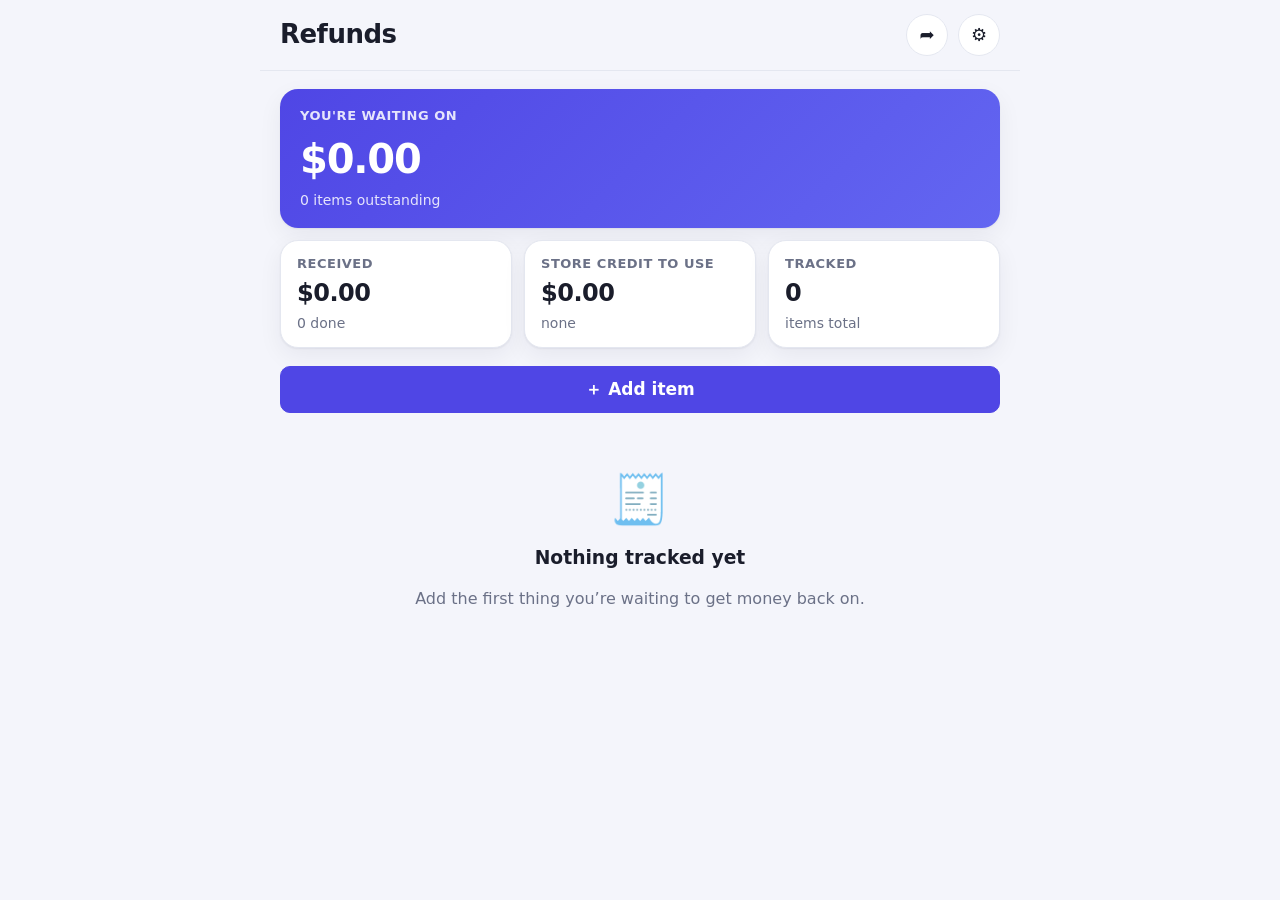
<file: index.html>
<!DOCTYPE html>
<html lang="en">
<head>
  <meta charset="utf-8" />
  <!-- viewport-fit=cover lets the app fill the screen under the iPad rounded corners / safe areas -->
  <meta name="viewport" content="width=device-width, initial-scale=1, viewport-fit=cover, maximum-scale=1" />
  <meta name="color-scheme" content="light dark" />
  <meta name="theme-color" content="#4f46e5" />
  <title>Refund Tracker</title>

  <!-- iOS "Add to Home Screen" hints: open fullscreen like a real app -->
  <meta name="apple-mobile-web-app-capable" content="yes" />
  <meta name="mobile-web-app-capable" content="yes" />
  <meta name="apple-mobile-web-app-status-bar-style" content="black-translucent" />
  <meta name="apple-mobile-web-app-title" content="Refunds" />

  <link rel="manifest" href="./manifest.webmanifest" />
  <link rel="apple-touch-icon" href="./assets/icons/apple-touch-icon-180.png" />
  <link rel="icon" href="./assets/icons/icon-192.png" />
  <link rel="stylesheet" href="./assets/styles.css" />

  <!-- Classic script (not a module) so it sets window.APP_VERSION before the app loads -->
  <script src="./version.js"></script>
</head>
<body>
  <div id="app" aria-live="polite"></div>
  <div id="overlay-root"></div>
  <div id="toast-root" aria-live="assertive"></div>

  <noscript>
    <p style="padding:24px;font:16px system-ui">This app needs JavaScript turned on.</p>
  </noscript>

  <script type="module" src="./core/app.js"></script>
</body>
</html>
</file>
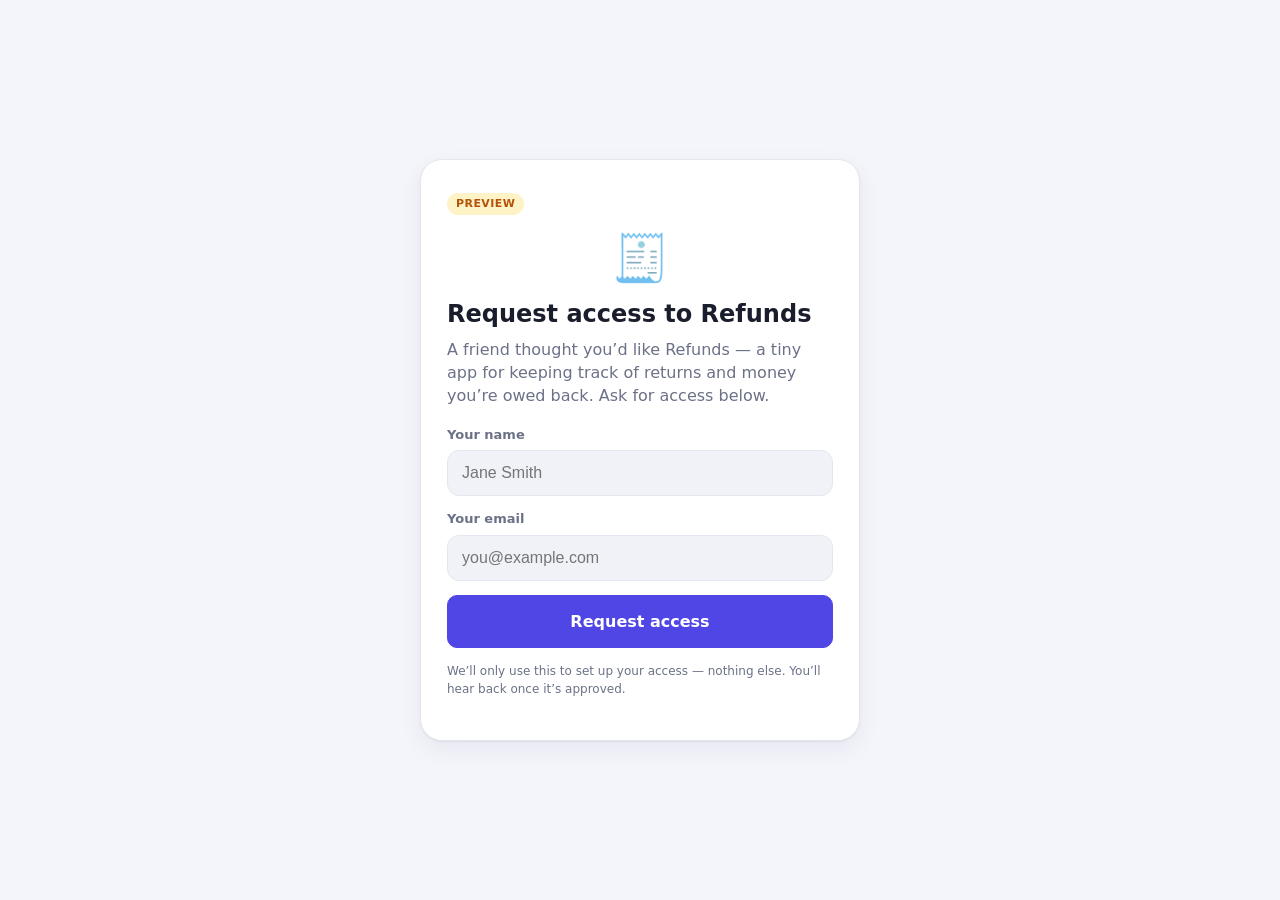
<file: request/index.html>
<!DOCTYPE html>
<html lang="en">
<head>
  <meta charset="utf-8" />
  <meta name="viewport" content="width=device-width, initial-scale=1, viewport-fit=cover" />
  <meta name="color-scheme" content="light dark" />
  <meta name="theme-color" content="#4f46e5" />
  <title>Request access · Refunds</title>
  <link rel="stylesheet" href="../assets/styles.css" />
  <style>
    /* The request page is a single centered card — reuses the app's install-card look. */
    .req-wrap { display:flex; align-items:center; justify-content:center; min-height:100vh; padding:24px; }
    .req-card { background:var(--surface); border:1px solid var(--line); border-radius:22px;
      box-shadow:var(--shadow); padding:30px 26px; max-width:440px; width:100%; }
    .req-card h1 { font-size:24px; margin:6px 0 2px; }
    .req-emoji { font-size:46px; text-align:center; }
    .req-lead { color:var(--text-dim); margin:6px 0 18px; }
    .req-field { display:block; margin-bottom:14px; }
    .req-field label { display:block; font-size:13px; font-weight:600; color:var(--text-dim); margin-bottom:6px; }
    .req-note { font-size:12px; color:var(--text-dim); margin-top:14px; line-height:1.5; }
    .req-ok { text-align:center; }
    .req-ok .req-emoji { margin-bottom:6px; }
    .preview-tag { display:inline-block; font-size:11px; font-weight:700; letter-spacing:.04em;
      text-transform:uppercase; color:var(--warn); background:var(--warn-bg);
      padding:3px 9px; border-radius:999px; margin-bottom:10px; }
    .hidden { display:none !important; }
  </style>
</head>
<body>
  <div class="req-wrap">
    <div class="req-card">
      <!-- Form -->
      <div id="form-view">
        <span class="preview-tag">Preview</span>
        <div class="req-emoji">🧾</div>
        <h1>Request access to Refunds</h1>
        <p class="req-lead" id="lead">A friend thought you’d like Refunds — a tiny app for keeping
          track of returns and money you’re owed back. Ask for access below.</p>

        <form id="req-form" novalidate>
          <div class="req-field">
            <label for="name">Your name</label>
            <input class="input" id="name" type="text" autocomplete="name" placeholder="Jane Smith" />
          </div>
          <div class="req-field">
            <label for="email">Your email</label>
            <input class="input" id="email" type="email" autocomplete="email" inputmode="email" placeholder="you@example.com" />
          </div>
          <div class="field-err" id="err"></div>
          <button class="btn btn-primary" id="submit" type="submit" style="width:100%;padding:14px;">Request access</button>
        </form>

        <p class="req-note">We’ll only use this to set up your access — nothing else. You’ll hear back
          once it’s approved.</p>
      </div>

      <!-- Confirmation -->
      <div id="done-view" class="req-ok hidden">
        <div class="req-emoji">✅</div>
        <h1>Request sent</h1>
        <p class="req-lead">Thanks! Your request is in. You’ll hear back once it’s approved, with a link
          to open the app.</p>
        <p class="req-note" id="preview-disclaimer">This is a preview — the request wasn’t actually
          submitted yet (the access service isn’t live). When it’s enabled, this page will record your
          request for review.</p>
      </div>
    </div>
  </div>

  <script>
    // Plain, dependency-free. When the server endpoint is live, set ENDPOINT and the
    // submit handler will POST { name, email, product_id, ref } and drop the preview note.
    var ENDPOINT = null; // e.g. 'https://license-server.homereimaginedatx.workers.dev/request-access'
    var PRODUCT_ID = 'refund-tracker';
    var ref = new URLSearchParams(location.search).get('ref') || null;

    var form = document.getElementById('req-form');
    var err = document.getElementById('err');
    var submit = document.getElementById('submit');

    function validEmail(e) { return /^[^\s@]+@[^\s@]+\.[^\s@]+$/.test(e); }

    form.addEventListener('submit', async function (ev) {
      ev.preventDefault();
      err.textContent = '';
      var name = document.getElementById('name').value.trim();
      var email = document.getElementById('email').value.trim();
      if (!name) { err.textContent = 'Please enter your name.'; return; }
      if (!validEmail(email)) { err.textContent = 'Please enter a valid email address.'; return; }

      submit.disabled = true; submit.textContent = 'Sending…';
      try {
        if (ENDPOINT) {
          await fetch(ENDPOINT, {
            method: 'POST',
            headers: { 'Content-Type': 'application/json' },
            body: JSON.stringify({ name: name, email: email, product_id: PRODUCT_ID, ref: ref })
          });
          document.getElementById('preview-disclaimer').classList.add('hidden');
          document.querySelector('.preview-tag') && document.querySelector('.preview-tag').remove();
        }
        document.getElementById('form-view').classList.add('hidden');
        document.getElementById('done-view').classList.remove('hidden');
      } catch (e) {
        submit.disabled = false; submit.textContent = 'Request access';
        err.textContent = 'Could not send your request — please check your connection and try again.';
      }
    });
  </script>
</body>
</html>
</file>
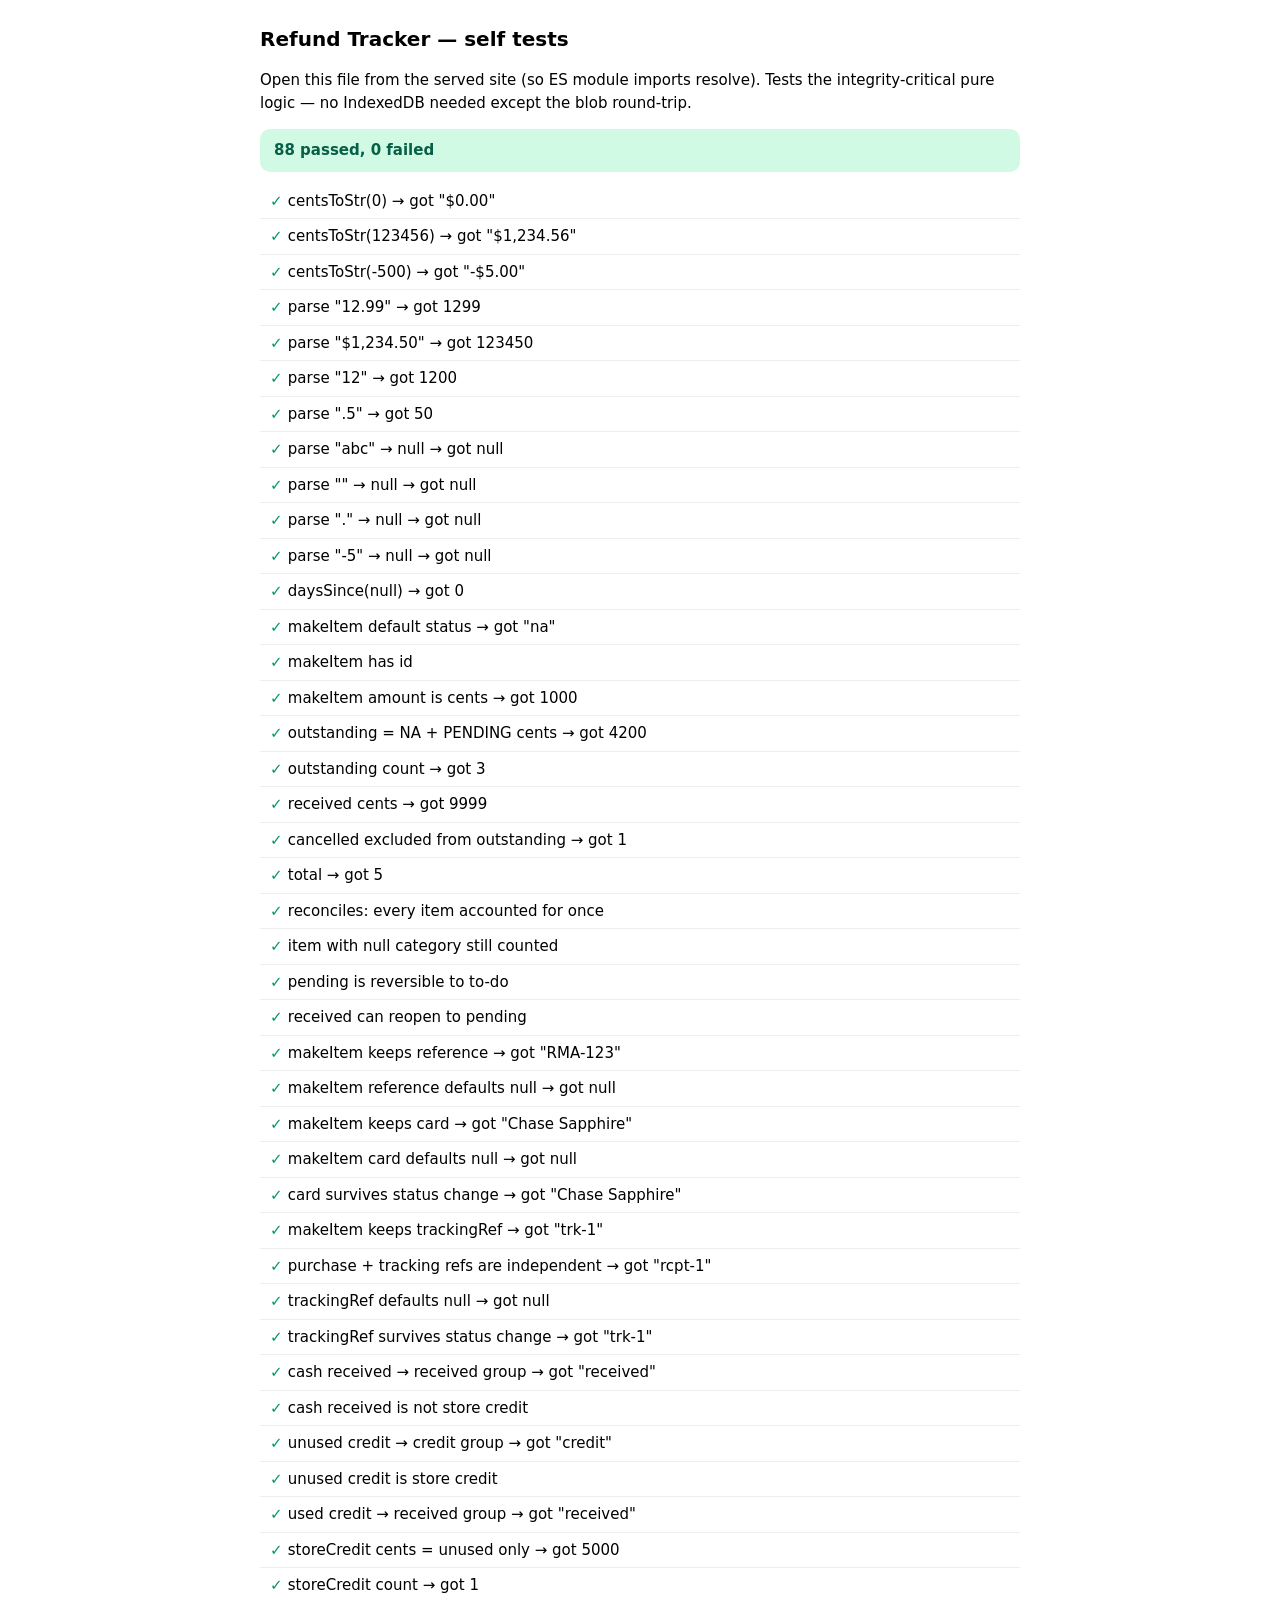
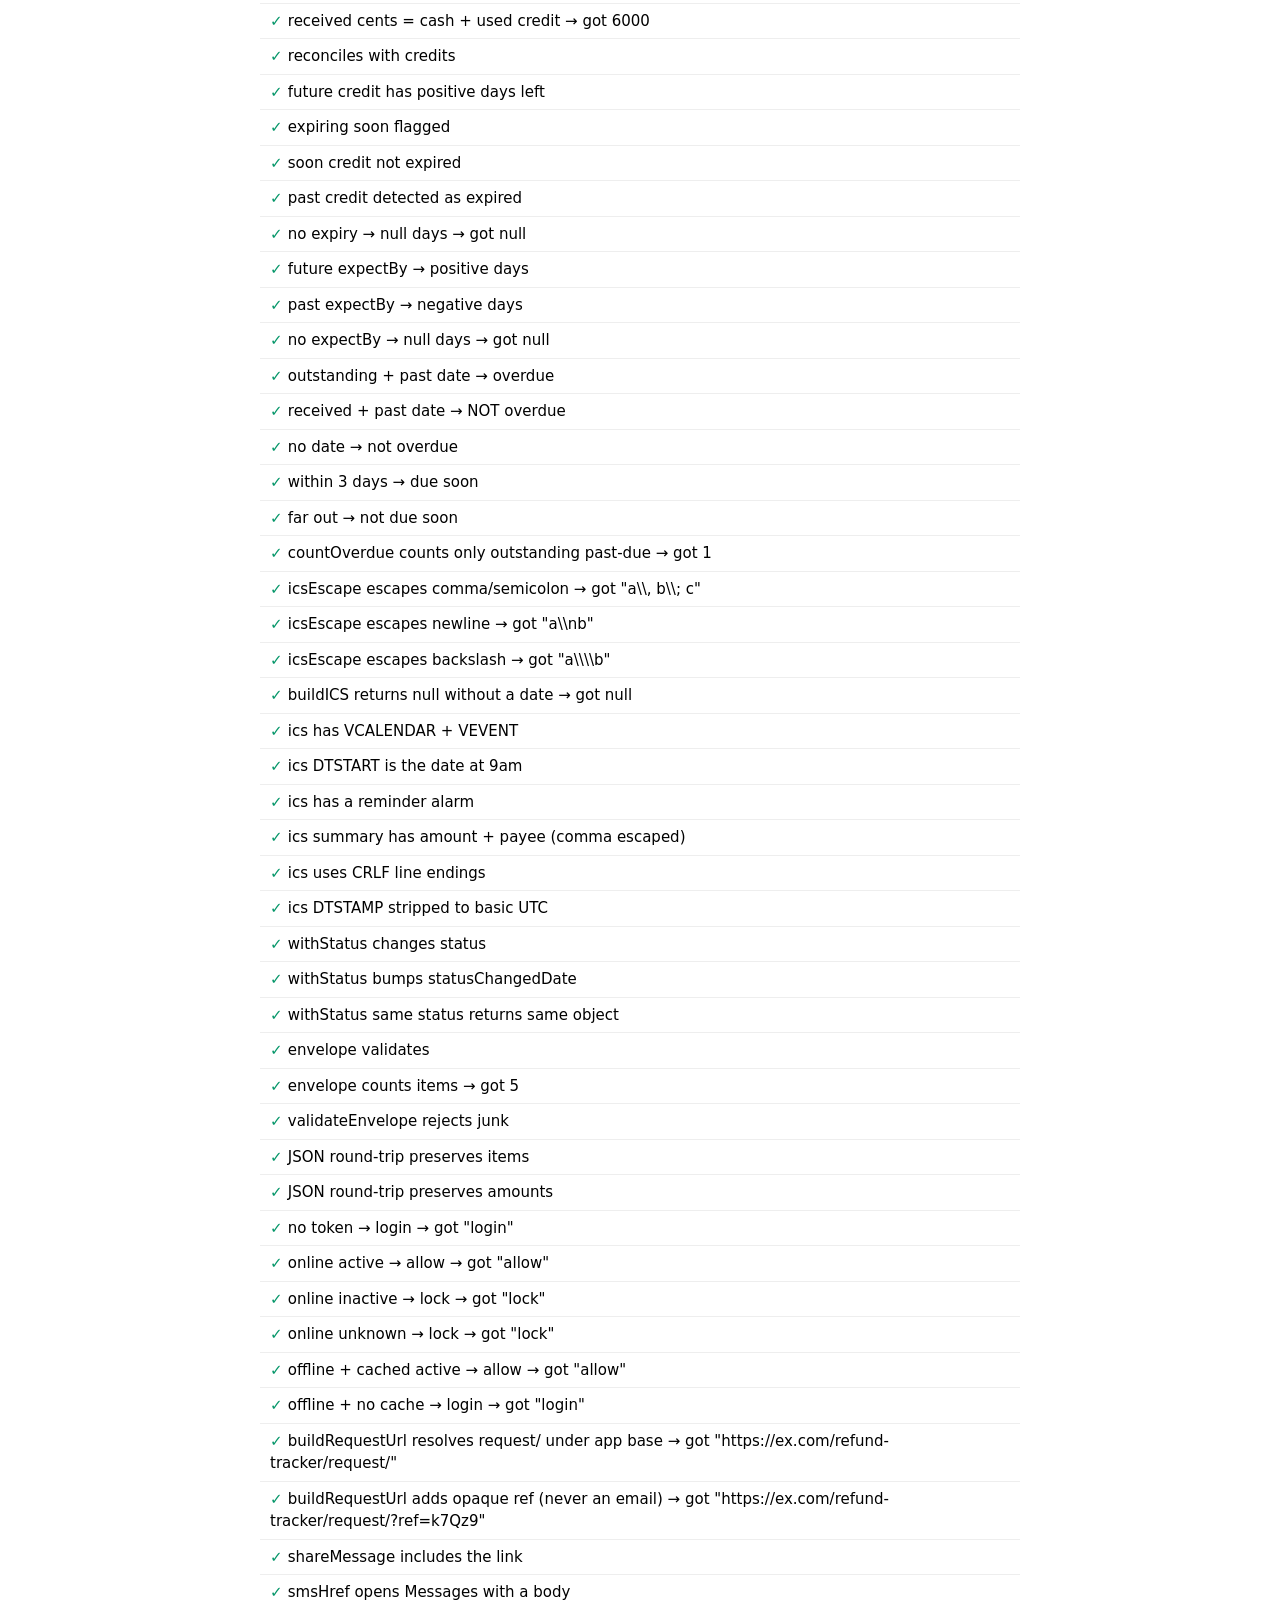
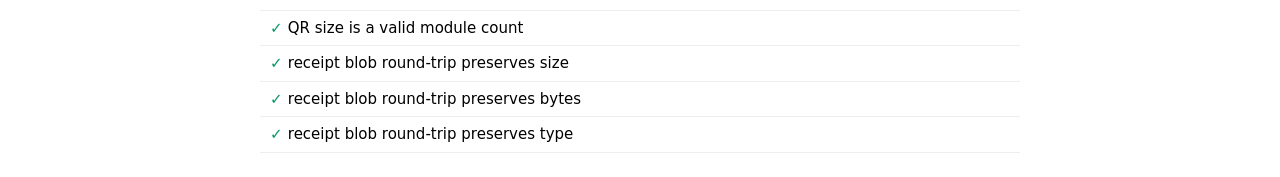
<file: tests.html>
<!DOCTYPE html>
<html lang="en">
<head>
  <meta charset="utf-8" />
  <meta name="viewport" content="width=device-width, initial-scale=1" />
  <title>Refund Tracker — self tests</title>
  <script src="./version.js"></script>
  <style>
    body { font: 15px/1.5 -apple-system, system-ui, sans-serif; max-width: 760px; margin: 24px auto; padding: 0 16px; }
    h1 { font-size: 20px; }
    .summary { font-weight: 700; padding: 10px 14px; border-radius: 10px; margin: 12px 0; }
    .ok { background: #d1fae5; color: #065f46; }
    .bad { background: #fee2e2; color: #991b1b; }
    .case { padding: 6px 10px; border-bottom: 1px solid #eee; }
    .pass::before { content: "✓ "; color: #059669; font-weight: 700; }
    .fail::before { content: "✗ "; color: #dc2626; font-weight: 700; }
    .fail { color: #991b1b; }
    code { background: #f3f4f6; padding: 1px 5px; border-radius: 5px; }
  </style>
</head>
<body>
  <h1>Refund Tracker — self tests</h1>
  <p>Open this file from the served site (so ES module imports resolve). Tests the
     integrity-critical pure logic — no IndexedDB needed except the blob round-trip.</p>
  <div id="summary" class="summary">Running…</div>
  <div id="results"></div>

  <script type="module">
    import { centsToStr, parseAmountToCents, daysSince } from './core/ui.js';
    import {
      STATUS, TYPE, REFUND, makeItem, withStatus, computeSummary, reconciles, quickActions,
      getViewGroup, isStoreCredit, creditDaysLeft, creditExpired, creditExpiringSoon,
      expectDaysLeft, isOverdue, isDueSoon, countOverdue
    } from './features/items/model.js';
    import { buildEnvelope, validateEnvelope, blobToDataURL, dataURLToBlob } from './core/backup.js';
    import { buildICS, icsEscape } from './features/items/calendar.js';
    import { decideVerdict } from './core/license.js';
    import { buildRequestUrl, shareMessage, smsHref } from './core/share.js';
    import { encodeText } from './assets/qrcode.js';

    const results = document.getElementById('results');
    let pass = 0, fail = 0;

    function check(name, cond) {
      const div = document.createElement('div');
      div.className = 'case ' + (cond ? 'pass' : 'fail');
      div.textContent = name;
      results.appendChild(div);
      cond ? pass++ : fail++;
    }
    function eq(name, a, b) { check(`${name} → got ${JSON.stringify(a)}`, a === b); }
    function throws(name, fn) {
      let threw = false;
      try { fn(); } catch { threw = true; }
      check(name, threw);
    }

    // ---- money ----
    eq('centsToStr(0)', centsToStr(0), '$0.00');
    eq('centsToStr(123456)', centsToStr(123456), '$1,234.56');
    eq('centsToStr(-500)', centsToStr(-500), '-$5.00');
    eq('parse "12.99"', parseAmountToCents('12.99'), 1299);
    eq('parse "$1,234.50"', parseAmountToCents('$1,234.50'), 123450);
    eq('parse "12"', parseAmountToCents('12'), 1200);
    eq('parse ".5"', parseAmountToCents('.5'), 50);
    eq('parse "abc" → null', parseAmountToCents('abc'), null);
    eq('parse "" → null', parseAmountToCents(''), null);
    eq('parse "." → null', parseAmountToCents('.'), null);
    eq('parse "-5" → null', parseAmountToCents('-5'), null);

    // ---- dates ----
    eq('daysSince(null)', daysSince(null), 0);

    // ---- model: items + integrity ----
    const a = makeItem({ payee: 'Amazon', amount: 1000, type: TYPE.RETURN });
    eq('makeItem default status', a.status, STATUS.NA);
    check('makeItem has id', !!a.id);
    eq('makeItem amount is cents', a.amount, 1000);

    const items = [
      makeItem({ payee: 'A', amount: 1000, status: STATUS.NA }),
      makeItem({ payee: 'B', amount: 2500, status: STATUS.PENDING }),
      makeItem({ payee: 'C', amount: 9999, status: STATUS.RECEIVED }),
      makeItem({ payee: 'D', amount: 500, status: STATUS.CANCELLED }),
      makeItem({ payee: 'E (no category)', amount: 700, status: STATUS.NA, category: null })
    ];
    const s = computeSummary(items);
    eq('outstanding = NA + PENDING cents', s.outstandingCents, 1000 + 2500 + 700);
    eq('outstanding count', s.outstandingCount, 3);
    eq('received cents', s.receivedCents, 9999);
    eq('cancelled excluded from outstanding', s.cancelledCount, 1);
    eq('total', s.total, 5);
    check('reconciles: every item accounted for once', reconciles(items, s));
    check('item with null category still counted', s.outstandingCount === 3);

    // every status is reversible (the accidental-tap fix): pending can go back to na
    check('pending is reversible to to-do', quickActions(STATUS.PENDING).some((x) => x.to === STATUS.NA));
    check('received can reopen to pending', quickActions(STATUS.RECEIVED).some((x) => x.to === STATUS.PENDING));

    // optional reference field round-trips through makeItem
    const withRef = makeItem({ payee: 'Best Buy', amount: 5000, reference: 'RMA-123' });
    eq('makeItem keeps reference', withRef.reference, 'RMA-123');
    const noRef = makeItem({ payee: 'X', amount: 100 });
    eq('makeItem reference defaults null', noRef.reference, null);

    // optional card field round-trips + defaults null
    const withCard = makeItem({ payee: 'Target', amount: 100, card: 'Chase Sapphire' });
    eq('makeItem keeps card', withCard.card, 'Chase Sapphire');
    eq('makeItem card defaults null', makeItem({ payee: 'Y', amount: 100 }).card, null);
    const reCard = withStatus(withCard, STATUS.PENDING);
    eq('card survives status change', reCard.card, 'Chase Sapphire');

    // drop-off / tracking photo ref (separate from purchase receipt)
    const withTrack = makeItem({ payee: 'Z', amount: 100, receiptRef: 'rcpt-1', trackingRef: 'trk-1' });
    eq('makeItem keeps trackingRef', withTrack.trackingRef, 'trk-1');
    eq('purchase + tracking refs are independent', withTrack.receiptRef, 'rcpt-1');
    eq('trackingRef defaults null', makeItem({ payee: 'Z2', amount: 100 }).trackingRef, null);
    eq('trackingRef survives status change', withStatus(withTrack, STATUS.PENDING).trackingRef, 'trk-1');

    // ---- store credit ----
    const cashItem = makeItem({ payee: 'Cash', amount: 1000, status: STATUS.RECEIVED, refundMethod: REFUND.CASH });
    eq('cash received → received group', getViewGroup(cashItem), 'received');
    check('cash received is not store credit', !isStoreCredit(cashItem));

    const creditItem = makeItem({ payee: 'Store', amount: 5000, status: STATUS.RECEIVED, refundMethod: REFUND.CREDIT });
    eq('unused credit → credit group', getViewGroup(creditItem), 'credit');
    check('unused credit is store credit', isStoreCredit(creditItem));

    const usedCredit = makeItem({ payee: 'Store', amount: 5000, status: STATUS.RECEIVED, refundMethod: REFUND.CREDIT, creditUsed: true });
    eq('used credit → received group', getViewGroup(usedCredit), 'received');

    const cs = computeSummary([cashItem, creditItem, usedCredit]);
    eq('storeCredit cents = unused only', cs.storeCreditCents, 5000);
    eq('storeCredit count', cs.storeCreditCount, 1);
    eq('received cents = cash + used credit', cs.receivedCents, 1000 + 5000);
    check('reconciles with credits', reconciles([cashItem, creditItem, usedCredit], cs));

    // ---- expiration ----
    const at = new Date('2026-06-10T12:00:00');
    const expSoon = makeItem({ payee: 'S', amount: 100, creditExpires: '2026-06-20' });
    check('future credit has positive days left', creditDaysLeft(expSoon, at) > 0);
    check('expiring soon flagged', creditExpiringSoon(expSoon, 30, at));
    check('soon credit not expired', !creditExpired(expSoon, at));
    const expPast = makeItem({ payee: 'S', amount: 100, creditExpires: '2026-06-01' });
    check('past credit detected as expired', creditExpired(expPast, at));
    const noExp = makeItem({ payee: 'S', amount: 100 });
    eq('no expiry → null days', creditDaysLeft(noExp, at), null);

    // ---- expected-back / overdue ----
    const dueNow = new Date('2026-06-10T12:00:00');
    const future = makeItem({ payee: 'F', amount: 100, status: STATUS.PENDING, expectBy: '2026-06-20' });
    const soon = makeItem({ payee: 'S', amount: 100, status: STATUS.PENDING, expectBy: '2026-06-12' });
    const past = makeItem({ payee: 'P', amount: 100, status: STATUS.PENDING, expectBy: '2026-06-01' });
    const pastDone = makeItem({ payee: 'D', amount: 100, status: STATUS.RECEIVED, expectBy: '2026-06-01' });
    const noDue = makeItem({ payee: 'N', amount: 100, status: STATUS.PENDING });
    check('future expectBy → positive days', expectDaysLeft(future, dueNow) > 0);
    check('past expectBy → negative days', expectDaysLeft(past, dueNow) < 0);
    eq('no expectBy → null days', expectDaysLeft(noDue, dueNow), null);
    check('outstanding + past date → overdue', isOverdue(past, dueNow));
    check('received + past date → NOT overdue', !isOverdue(pastDone, dueNow));
    check('no date → not overdue', !isOverdue(noDue, dueNow));
    check('within 3 days → due soon', isDueSoon(soon, 3, dueNow));
    check('far out → not due soon', !isDueSoon(future, 3, dueNow));
    eq('countOverdue counts only outstanding past-due', countOverdue([future, soon, past, pastDone, noDue], dueNow), 1);

    // ---- calendar (.ics) ----
    eq('icsEscape escapes comma/semicolon', icsEscape('a, b; c'), 'a\\, b\\; c');
    eq('icsEscape escapes newline', icsEscape('a\nb'), 'a\\nb');
    eq('icsEscape escapes backslash', icsEscape('a\\b'), 'a\\\\b');
    eq('buildICS returns null without a date', buildICS(noDue, { dtstamp: '2026-06-10T12:00:00.000Z' }), null);
    const ics = buildICS(makeItem({ payee: 'Amazon, Inc', amount: 2499, type: TYPE.RETURN, expectBy: '2026-06-20' }), { dtstamp: '2026-06-10T12:00:00.000Z' });
    check('ics has VCALENDAR + VEVENT', /BEGIN:VCALENDAR[\s\S]*BEGIN:VEVENT[\s\S]*END:VCALENDAR/.test(ics));
    check('ics DTSTART is the date at 9am', ics.includes('DTSTART:20260620T090000'));
    check('ics has a reminder alarm', ics.includes('BEGIN:VALARM') && ics.includes('TRIGGER:PT0S'));
    check('ics summary has amount + payee (comma escaped)', ics.includes('SUMMARY:Refund follow-up: $24.99 from Amazon\\, Inc'));
    check('ics uses CRLF line endings', ics.includes('\r\n'));
    check('ics DTSTAMP stripped to basic UTC', ics.includes('DTSTAMP:20260610T120000Z'));

    const moved = withStatus(a, STATUS.RECEIVED);
    check('withStatus changes status', moved.status === STATUS.RECEIVED);
    check('withStatus bumps statusChangedDate', moved.statusChangedDate !== a.statusChangedDate || a.status === STATUS.RECEIVED);
    check('withStatus same status returns same object', withStatus(a, a.status) === a);

    // ---- backup envelope ----
    const env = buildEnvelope({ items, merchants: [], meta: [], receipts: [], appVersion: 'test', exportedAt: 'now' });
    check('envelope validates', validateEnvelope(env) === true);
    eq('envelope counts items', env.counts.items, items.length);
    throws('validateEnvelope rejects junk', () => validateEnvelope({ kind: 'nope' }));

    // round-trip the envelope through JSON (what export/import actually does)
    const round = JSON.parse(JSON.stringify(env));
    check('JSON round-trip preserves items', round.items.length === items.length);
    check('JSON round-trip preserves amounts', round.items[1].amount === 2500);

    // ---- license gate decision ----
    eq('no token → login', decideVerdict({ hasToken:false, networkOk:true, serverStatus:'active', cachedStatus:'active' }), 'login');
    eq('online active → allow', decideVerdict({ hasToken:true, networkOk:true, serverStatus:'active', cachedStatus:null }), 'allow');
    eq('online inactive → lock', decideVerdict({ hasToken:true, networkOk:true, serverStatus:'inactive', cachedStatus:'active' }), 'lock');
    eq('online unknown → lock', decideVerdict({ hasToken:true, networkOk:true, serverStatus:'unknown', cachedStatus:'active' }), 'lock');
    eq('offline + cached active → allow', decideVerdict({ hasToken:true, networkOk:false, serverStatus:null, cachedStatus:'active' }), 'allow');
    eq('offline + no cache → login', decideVerdict({ hasToken:true, networkOk:false, serverStatus:null, cachedStatus:null }), 'login');

    // ---- share helpers ----
    eq('buildRequestUrl resolves request/ under app base',
      buildRequestUrl('https://ex.com/refund-tracker/', null), 'https://ex.com/refund-tracker/request/');
    eq('buildRequestUrl adds opaque ref (never an email)',
      buildRequestUrl('https://ex.com/refund-tracker/', 'k7Qz9'), 'https://ex.com/refund-tracker/request/?ref=k7Qz9');
    check('shareMessage includes the link', shareMessage('https://ex.com/r/').includes('https://ex.com/r/'));
    check('smsHref opens Messages with a body', smsHref('hi there').startsWith('sms:?&body=') && smsHref('a b').includes('a%20b'));
    // QR: byte-mode encode produces a valid module grid (size = 4*version+17, so size%4===1).
    const qrSize = encodeText('https://ex.com/refund-tracker/request/', 'M').size;
    check('QR size is a valid module count', qrSize % 4 === 1 && qrSize >= 21);

    // ---- blob (receipt) round-trip ----
    (async () => {
      try {
        const original = new Blob([new Uint8Array([1, 2, 3, 4, 5, 250])], { type: 'image/jpeg' });
        const dataUrl = await blobToDataURL(original);
        const back = await dataURLToBlob(dataUrl);
        const bytes = new Uint8Array(await back.arrayBuffer());
        check('receipt blob round-trip preserves size', bytes.length === 6);
        check('receipt blob round-trip preserves bytes', bytes[5] === 250);
        check('receipt blob round-trip preserves type', back.type === 'image/jpeg');
      } catch (e) {
        check('receipt blob round-trip (' + e.message + ')', false);
      } finally {
        finish();
      }
    })();

    function finish() {
      const sum = document.getElementById('summary');
      sum.textContent = `${pass} passed, ${fail} failed`;
      sum.className = 'summary ' + (fail === 0 ? 'ok' : 'bad');
    }
  </script>
</body>
</html>
</file>
<file: assets/styles.css>
/* Refund Tracker — iPad-first, light/dark, large touch targets, safe-area aware. */

:root {
  --brand: #4f46e5;
  --brand-2: #6366f1;
  --bg: #f4f5fb;
  --surface: #ffffff;
  --surface-2: #f0f2f8;
  --text: #1a1d2b;
  --text-dim: #6b7187;
  --line: #e4e7f0;
  --shadow: 0 1px 2px rgba(20,25,50,.06), 0 8px 24px rgba(20,25,50,.06);
  --radius: 18px;
  --radius-sm: 12px;

  --na: #d97706; --na-bg: #fef3c7;
  --pending: #2563eb; --pending-bg: #dbeafe;
  --received: #059669; --received-bg: #d1fae5;
  --cancelled: #6b7280; --cancelled-bg: #eceef3;
  --credit: #7c3aed; --credit-bg: #ede9fe;
  --warn: #b45309; --warn-bg: #fef3c7;
  --danger: #dc2626; --danger-bg: #fee2e2;

  --safe-t: env(safe-area-inset-top, 0px);
  --safe-b: env(safe-area-inset-bottom, 0px);
  --safe-l: env(safe-area-inset-left, 0px);
  --safe-r: env(safe-area-inset-right, 0px);
}

@media (prefers-color-scheme: dark) {
  :root {
    --bg: #0b1020;
    --surface: #161b2e;
    --surface-2: #1e2440;
    --text: #eef0f7;
    --text-dim: #9aa1bd;
    --line: #2a3150;
    --shadow: 0 1px 2px rgba(0,0,0,.3), 0 10px 30px rgba(0,0,0,.35);
    --na-bg: #3a2c0c; --pending-bg: #122a52; --received-bg: #0c3a2a; --cancelled-bg: #262b40;
    --credit-bg: #2a1a4d; --warn-bg: #3a2c0c; --danger-bg: #3a1414;
  }
}

* { box-sizing: border-box; -webkit-tap-highlight-color: transparent; }
html, body { margin: 0; height: 100%; }
body {
  font: 16px/1.45 -apple-system, BlinkMacSystemFont, "SF Pro Text", "Segoe UI", system-ui, sans-serif;
  background: var(--bg);
  color: var(--text);
  -webkit-text-size-adjust: 100%;
  overflow-x: hidden;
}
button { font: inherit; cursor: pointer; }
h1, h2, h3 { margin: 0; }

#app {
  max-width: 760px;
  margin: 0 auto;
  min-height: 100%;
  padding-left: var(--safe-l);
  padding-right: var(--safe-r);
  padding-bottom: calc(48px + var(--safe-b));
}

/* ---- Header ---- */
.app-header {
  position: sticky; top: 0; z-index: 20;
  display: flex; align-items: center; justify-content: space-between;
  padding: calc(14px + var(--safe-t)) 20px 14px;
  background: color-mix(in srgb, var(--bg) 86%, transparent);
  backdrop-filter: saturate(1.4) blur(14px);
  -webkit-backdrop-filter: saturate(1.4) blur(14px);
  border-bottom: 1px solid var(--line);
}
.app-title-main { font-size: 26px; font-weight: 800; letter-spacing: -.02em; }
.icon-btn {
  width: 42px; height: 42px; border-radius: 50%; border: 1px solid var(--line);
  background: var(--surface); color: var(--text); font-size: 18px; line-height: 1;
}
.icon-btn:active { transform: scale(.94); }
.header-actions { display: flex; align-items: center; gap: 10px; }

/* ---- Dashboard tiles ---- */
.dashboard { padding: 18px 20px 6px; display: flex; flex-direction: column; gap: 12px; }
.tile { background: var(--surface); border: 1px solid var(--line); border-radius: var(--radius); box-shadow: var(--shadow); padding: 18px 20px; }
.tile-hero {
  background: linear-gradient(135deg, var(--brand), var(--brand-2));
  border: none; color: #fff;
}
.tile-hero .tile-label, .tile-hero .tile-sub { color: rgba(255,255,255,.85); }
.tile-label { font-size: 13px; font-weight: 600; text-transform: uppercase; letter-spacing: .04em; color: var(--text-dim); }
.tile-amount { font-size: 40px; font-weight: 800; letter-spacing: -.03em; margin: 4px 0 2px; }
.tile-amount-mini { font-size: 24px; font-weight: 800; letter-spacing: -.02em; margin: 2px 0; }
.tile-sub { font-size: 14px; color: var(--text-dim); }
.tile-row { display: grid; grid-template-columns: repeat(auto-fit, minmax(104px, 1fr)); gap: 12px; }
.tile-mini { padding: 14px 16px; }

/* ---- Add row ---- */
.add-row { padding: 12px 20px 4px; }
.btn-add { width: 100%; padding: 16px; font-size: 17px; border-radius: var(--radius-sm); }

/* ---- List ---- */
.list { padding: 8px 20px 20px; display: flex; flex-direction: column; gap: 8px; }
.group-head { display: flex; align-items: baseline; justify-content: space-between; padding: 16px 4px 6px; }
.group-title { font-size: 15px; font-weight: 700; }
.group-meta { font-size: 13px; color: var(--text-dim); }

.card {
  background: var(--surface); border: 1px solid var(--line); border-radius: var(--radius-sm);
  padding: 14px 16px; box-shadow: var(--shadow); transition: transform .08s ease;
}
.card:active { transform: scale(.992); }
.card-body { display: flex; justify-content: space-between; gap: 14px; align-items: flex-start; }
.card-left { min-width: 0; }
.card-payee { font-size: 17px; font-weight: 700; letter-spacing: -.01em; white-space: nowrap; overflow: hidden; text-overflow: ellipsis; }
.card-meta { font-size: 13px; color: var(--text-dim); margin-top: 2px; }
.receipt-chip { color: var(--brand-2); font-weight: 600; background: none; border: none;
  font: inherit; font-weight: 600; padding: 0; margin-left: 8px; cursor: pointer;
  text-decoration: underline dotted; }
.receipt-chip:active { opacity: .6; }
.card-right { text-align: right; flex-shrink: 0; }
.card-amount { font-size: 18px; font-weight: 800; letter-spacing: -.01em; }
.card-aging { font-size: 12px; color: var(--text-dim); margin-top: 4px; }

.pill { display: inline-block; margin-top: 6px; padding: 3px 10px; border-radius: 999px; font-size: 12px; font-weight: 700; }
.pill-na { color: var(--na); background: var(--na-bg); }
.pill-pending { color: var(--pending); background: var(--pending-bg); }
.pill-received { color: var(--received); background: var(--received-bg); }
.pill-cancelled { color: var(--cancelled); background: var(--cancelled-bg); }

.card-actions { display: flex; gap: 8px; margin-top: 12px; flex-wrap: wrap; }

/* ---- Buttons ---- */
.btn { border: 1px solid var(--line); background: var(--surface); color: var(--text); border-radius: 10px; padding: 10px 16px; font-weight: 600; }
.btn:active { transform: scale(.96); }
.btn:disabled { opacity: .6; }
.btn-primary { background: var(--brand); border-color: var(--brand); color: #fff; }
.btn-ghost { background: transparent; }
.btn-small { padding: 8px 12px; font-size: 14px; border-radius: 9px; }

/* ---- Empty state ---- */
.empty { text-align: center; padding: 48px 24px; color: var(--text-dim); }
.empty-emoji { font-size: 48px; }
.empty h3 { margin: 10px 0 4px; color: var(--text); }

/* ---- Overlay / sheet ---- */
.scrim {
  position: fixed; inset: 0; z-index: 50; background: rgba(10,12,25,.45);
  display: flex; align-items: flex-end; justify-content: center;
  animation: fade .18s ease;
  padding: 0; backdrop-filter: blur(2px);
}
.scrim-out { animation: fade .18s ease reverse; }
@keyframes fade { from { opacity: 0; } to { opacity: 1; } }
.sheet {
  width: 100%; max-width: 620px; max-height: 92vh; overflow-y: auto;
  background: var(--surface); border-radius: 22px 22px 0 0;
  padding: 22px 22px calc(22px + var(--safe-b));
  box-shadow: 0 -10px 40px rgba(0,0,0,.25); animation: slideup .22s cubic-bezier(.2,.8,.2,1);
}
@media (min-width: 640px) { .scrim { align-items: center; } .sheet { border-radius: 22px; } }
@keyframes slideup { from { transform: translateY(40px); opacity: .6; } to { transform: translateY(0); opacity: 1; } }
.sheet-title { font-size: 22px; font-weight: 800; margin-bottom: 14px; }
.sheet-footer { display: flex; gap: 10px; margin-top: 18px; }
.sheet-footer .btn { flex: 1; padding: 14px; }

/* ---- Form ---- */
.field { display: block; margin-bottom: 14px; }
.field-label { display: block; font-size: 13px; font-weight: 600; color: var(--text-dim); margin-bottom: 6px; }
.input {
  width: 100%; padding: 13px 14px; font-size: 16px; color: var(--text);
  background: var(--surface-2); border: 1px solid var(--line); border-radius: 12px; outline: none;
}
.input:focus { border-color: var(--brand-2); background: var(--surface); }
.textarea { resize: vertical; min-height: 52px; }
.field-err { color: #dc2626; font-size: 13px; margin-top: 5px; min-height: 0; }
.field-hint { color: var(--text-dim); font-size: 12px; margin-top: 5px; line-height: 1.4; }

.amount-wrap { position: relative; display: flex; align-items: center; }
.amount-prefix { position: absolute; left: 14px; color: var(--text-dim); font-size: 16px; }
.amount-wrap .input { padding-left: 28px; }

.segmented { display: flex; gap: 6px; background: var(--surface-2); padding: 4px; border-radius: 12px; }
.seg { flex: 1; border: none; background: transparent; color: var(--text-dim); padding: 11px; border-radius: 9px; font-weight: 600; }
.seg-on { background: var(--surface); color: var(--text); box-shadow: var(--shadow); }

.hidden-file { display: none; }
.receipt-area { display: flex; flex-direction: column; gap: 10px; align-items: flex-start; }
.receipt-thumb { display: flex; gap: 10px; align-items: center; flex-wrap: wrap; }
.receipt-thumb img { width: 92px; height: 92px; object-fit: cover; border-radius: 10px; border: 1px solid var(--line); cursor: pointer; }
.thumb-hint { font-size: 12px; color: var(--text-dim); width: 100%; }

/* Full-size receipt viewer */
.receipt-viewer { display: flex; flex-direction: column; align-items: center; gap: 14px; }
.receipt-full { max-width: 100%; max-height: 72vh; object-fit: contain; border-radius: 12px; border: 1px solid var(--line); }

/* ---- Settings ---- */
.info-row { display: flex; justify-content: space-between; padding: 11px 0; border-bottom: 1px solid var(--line); }
.info-label { color: var(--text-dim); }
.info-val { font-weight: 600; }
.settings-actions { display: flex; flex-direction: column; gap: 10px; margin-top: 16px; }
.settings-actions .btn { padding: 14px; }
.settings-note { font-size: 13px; color: var(--text-dim); margin-top: 14px; }

/* ---- Banner ---- */
.banner-host:empty { display: none; }
.banner {
  margin: 12px 20px 0; padding: 12px 16px; border-radius: var(--radius-sm);
  background: var(--na-bg); color: var(--na); display: flex; align-items: center; justify-content: space-between; gap: 12px; flex-wrap: wrap;
  border: 1px solid color-mix(in srgb, var(--na) 30%, transparent);
}
.banner-text { font-size: 14px; font-weight: 600; }
.banner-actions { display: flex; gap: 8px; }

/* ---- Nav (multi-feature, hidden in v1) ---- */
.app-nav { position: sticky; bottom: 0; display: flex; gap: 6px; padding: 10px 20px calc(10px + var(--safe-b)); background: var(--surface); border-top: 1px solid var(--line); }
.app-nav.hidden { display: none; }
.nav-btn { flex: 1; border: none; background: transparent; color: var(--text-dim); padding: 10px; border-radius: 10px; font-weight: 600; }
.nav-on { background: var(--surface-2); color: var(--text); }

/* ---- Toast ---- */
#toast-root { position: fixed; left: 0; right: 0; bottom: calc(16px + var(--safe-b)); z-index: 80; display: flex; flex-direction: column; align-items: center; gap: 8px; pointer-events: none; padding: 0 16px; }
.toast {
  pointer-events: auto; background: #1f2540; color: #fff; border-radius: 12px; padding: 12px 14px;
  display: flex; align-items: center; gap: 12px; box-shadow: 0 8px 30px rgba(0,0,0,.3); max-width: 560px; width: 100%;
  animation: toastin .2s ease;
}
@keyframes toastin { from { transform: translateY(20px); opacity: 0; } to { transform: translateY(0); opacity: 1; } }
.toast-out { opacity: 0; transition: opacity .18s; }
.toast-msg { flex: 1; font-size: 14px; }
.toast-action { background: var(--brand-2); border: none; color: #fff; padding: 7px 12px; border-radius: 8px; font-weight: 700; }
.toast-close { background: transparent; border: none; color: rgba(255,255,255,.6); font-size: 14px; }

/* ---- Install gate ---- */
.install-gate { display: flex; align-items: center; justify-content: center; min-height: 100vh; padding: 24px; }
.install-card { background: var(--surface); border: 1px solid var(--line); border-radius: 22px; box-shadow: var(--shadow); padding: 32px 26px; max-width: 440px; text-align: center; }
.install-emoji { font-size: 52px; }
.install-card h1 { font-size: 26px; margin: 8px 0; }
.install-lead { color: var(--text-dim); }
.install-steps { text-align: left; margin: 20px auto; max-width: 320px; display: flex; flex-direction: column; gap: 12px; padding-left: 22px; }
.install-steps li { font-weight: 600; }
.share-glyph { display: inline-flex; vertical-align: -3px; color: var(--brand); }
.install-why { font-size: 13px; color: var(--text-dim); background: var(--surface-2); padding: 12px; border-radius: 12px; }
.install-skip { margin-top: 14px; width: 100%; }

/* ---- Fatal ---- */
.fatal { text-align: center; padding: 60px 24px; }
.fatal .btn { margin-top: 16px; }

/* ---- Form extras (category / reference) ---- */
.hidden { display: none !important; }
.sub-field { margin: -6px 0 14px; }
.check-row { display: flex; align-items: center; gap: 10px; margin: 4px 0 8px; font-weight: 600; color: var(--text); }
.check-row input[type="checkbox"] { width: 20px; height: 20px; }

/* ---- Settings: categories ---- */
.settings-section { margin-top: 18px; padding-top: 16px; border-top: 1px solid var(--line); }
.settings-h3 { font-size: 15px; margin-bottom: 10px; }
.cat-list { display: flex; flex-wrap: wrap; gap: 8px; margin-bottom: 10px; }
.cat-empty { font-size: 13px; color: var(--text-dim); }
.cat-chip { display: inline-flex; align-items: center; gap: 8px; background: var(--surface-2); border: 1px solid var(--line); border-radius: 999px; padding: 6px 8px 6px 14px; font-size: 14px; }
.cat-x { border: none; background: transparent; color: var(--text-dim); font-size: 13px; line-height: 1; padding: 2px 4px; border-radius: 50%; }
.cat-x:active { transform: scale(.9); }
.cat-add { display: flex; gap: 8px; }
.cat-add .input { flex: 1; }

/* ---- Settings: danger zone ---- */
.danger-zone { margin-top: 26px; text-align: center; }
.danger-link { background: transparent; border: none; color: var(--text-dim); font-size: 13px; text-decoration: underline; padding: 8px; }
.danger-link:active { color: #dc2626; }

/* ---- Status stepper (on each card) ---- */
.list-tip { font-size: 12.5px; color: var(--text-dim); padding: 2px 4px 6px; }
.stepper { display: flex; align-items: center; gap: 6px; margin-top: 12px; flex-wrap: wrap; }
.step {
  display: inline-flex; align-items: center; gap: 6px;
  border: 1.5px solid var(--line); background: var(--surface-2); color: var(--text-dim);
  border-radius: 999px; padding: 8px 13px; font-size: 13px; font-weight: 700; line-height: 1;
}
.step:active { transform: scale(.95); }
.step-dot { font-size: 11px; }
.step-done { color: var(--received); background: var(--received-bg); border-color: transparent; }
.step-current { color: #fff; background: var(--brand); border-color: var(--brand); }
.step-todo { opacity: .7; }
.step-next { color: var(--brand); background: var(--surface); border-color: var(--brand); box-shadow: 0 0 0 3px color-mix(in srgb, var(--brand) 16%, transparent); }
.step-arrow { color: var(--text-dim); font-size: 13px; }
.cancelled-row { display: flex; align-items: center; gap: 12px; margin-top: 12px; }

/* ---- "Return started" CTA on To-do cards ---- */
.card-cta { margin-top: 12px; }
.btn-block { width: 100%; }

/* ---- Return-started flow sheet ---- */
.return-sub { color: var(--text-dim); font-size: 14px; margin: -4px 0 10px; }
.return-cal { margin-top: 4px; }

/* ---- Card footer links ---- */
.card-foot { display: flex; gap: 18px; margin-top: 12px; }
.link-btn { background: none; border: none; color: var(--text-dim); font-size: 13px; text-decoration: underline; padding: 4px 0; }
.link-btn.danger:active { color: #dc2626; }

/* ---- Settings: category rename ---- */
.cat-name { background: none; border: none; color: var(--text); font: inherit; font-size: 14px; font-weight: 600; padding: 0; text-decoration: underline dotted; cursor: pointer; }

/* ---- Store credit ---- */
.pill-credit { color: var(--credit); background: var(--credit-bg); }
.tile-credit { outline: 2px solid var(--credit); }
.group-title-credit { color: var(--credit); }
.card-credit { border-color: color-mix(in srgb, var(--credit) 40%, var(--line)); }
.credit-code {
  display: inline-block; margin-top: 8px; background: var(--credit-bg); color: var(--credit);
  border: 1px dashed color-mix(in srgb, var(--credit) 50%, transparent); border-radius: 8px;
  padding: 6px 10px; font-size: 14px; font-weight: 700; font-family: ui-monospace, SFMono-Regular, Menlo, monospace;
}
.exp-badge { display: inline-block; margin-top: 8px; font-size: 12px; font-weight: 700; padding: 3px 9px; border-radius: 999px; }
.exp-ok { color: var(--text-dim); background: var(--surface-2); }
.exp-soon { color: var(--warn); background: var(--warn-bg); }
.exp-bad { color: var(--danger); background: var(--danger-bg); }

/* Expected-back / follow-up badge on outstanding cards */
.due-badge { display: inline-block; margin-top: 6px; font-size: 12px; font-weight: 700; padding: 3px 9px; border-radius: 999px; }
.due-ok { color: var(--text-dim); background: var(--surface-2); }
.due-soon { color: var(--warn); background: var(--warn-bg); }
.due-over { color: var(--danger); background: var(--danger-bg); }

/* Overdue flag inside the hero tile */
.tile-flag { margin-top: 8px; font-size: 13px; font-weight: 700; color: #fff;
  background: rgba(0,0,0,.18); display: inline-block; padding: 4px 10px; border-radius: 999px; }

/* ---- Receive flow (money vs store credit) ---- */
.receive-q { color: var(--text-dim); margin: 0 0 16px; }
.choice-row { display: grid; grid-template-columns: 1fr 1fr; gap: 12px; }
.choice-btn {
  display: flex; align-items: center; gap: 12px; text-align: left;
  background: var(--surface-2); border: 1.5px solid var(--line); color: var(--text);
  border-radius: 14px; padding: 16px; font-weight: 700;
}
.choice-btn small { display: block; font-weight: 500; color: var(--text-dim); margin-top: 2px; }
.choice-emoji { font-size: 26px; }
.choice-on { border-color: var(--credit); box-shadow: 0 0 0 3px color-mix(in srgb, var(--credit) 18%, transparent); }
.credit-fields { margin-top: 18px; }
@media (max-width: 460px) { .choice-row { grid-template-columns: 1fr; } }

/* License gate: stack the inputs/buttons inside the shared install card. */
.gate-actions { display: flex; flex-direction: column; gap: 10px; margin-top: 14px; }

/* ---- Share sheet ---- */
.share-qr { display: flex; justify-content: center; margin: 16px 0 6px; }
.share-qr svg { width: 200px; height: 200px; border-radius: 12px; border: 1px solid var(--line); background: #fff; padding: 8px; }
.share-caption { text-align: center; font-size: 13px; color: var(--text-dim); margin: 0 0 4px; }
.share-preview {
  background: var(--surface-2); border: 1px solid var(--line); border-radius: 12px;
  padding: 12px 14px; font-size: 14px; color: var(--text-dim); line-height: 1.45; margin-top: 6px;
  word-break: break-word;
}
</file>
